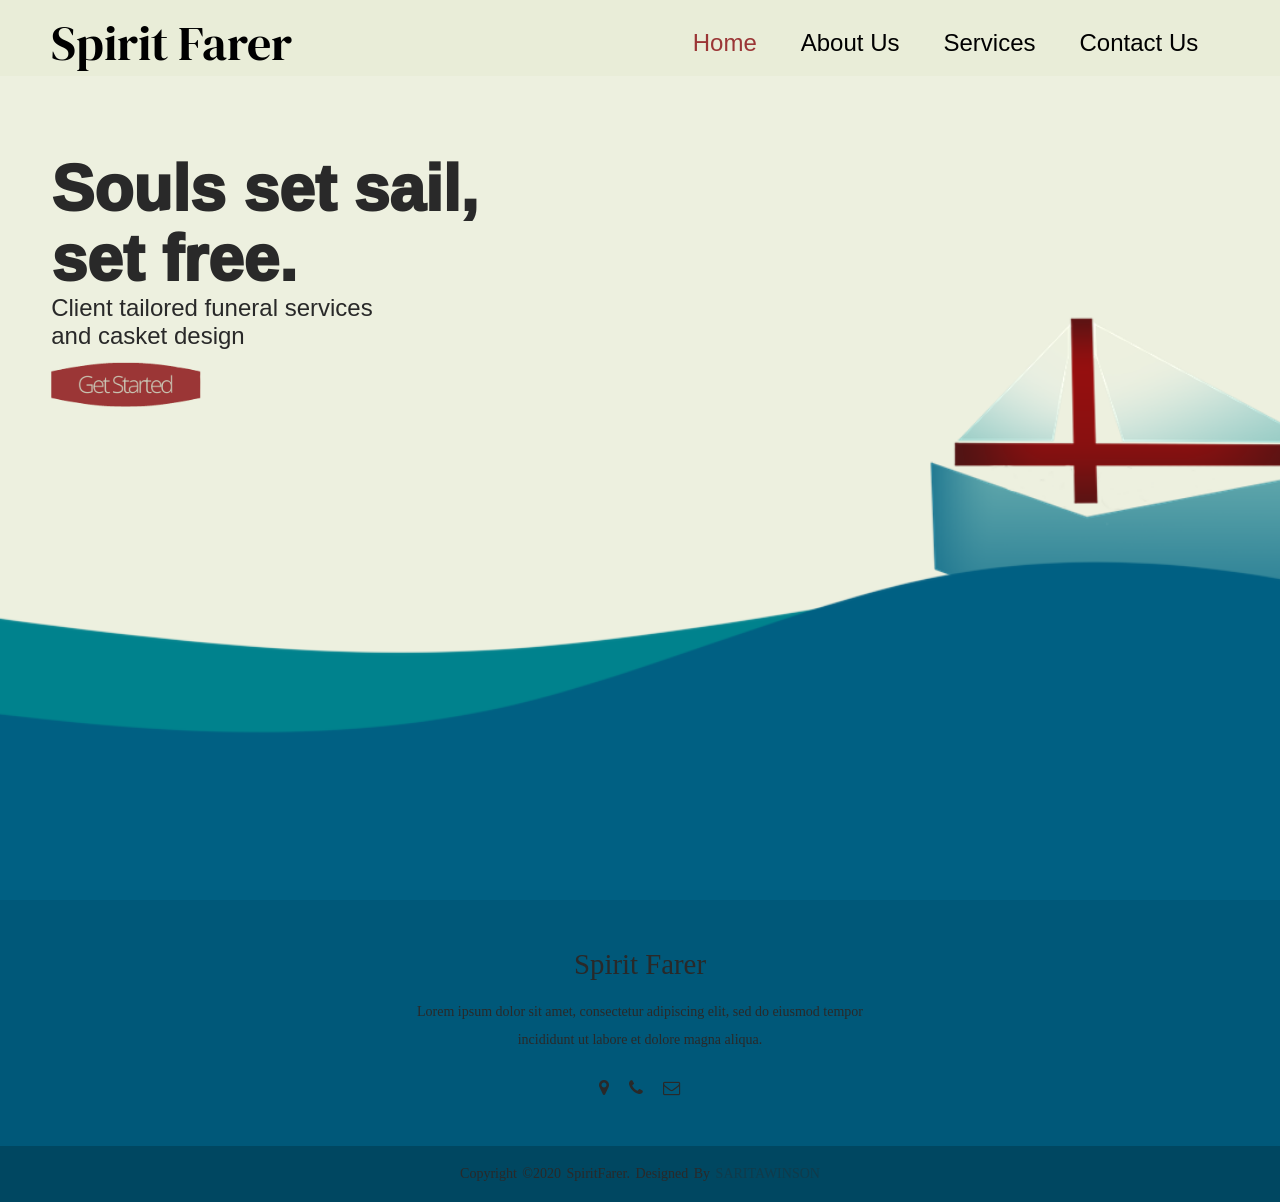
<file: index.html>
<!DOCTYPE html>
<html>
<head>
	<meta charset="utf-8">
	<meta name="viewport" content="width=device-width, initial-scale=1">
	<title>Spirit Farer</title>
	<link rel="stylesheet" href="CSS/style.css">
	<link href='https://fonts.googleapis.com/css?family=DM Serif Display' rel='stylesheet'>
	<link rel="stylesheet" href="https://cdnjs.cloudflare.com/ajax/libs/font-awesome/4.7.0/css/font-awesome.min.css">
	<link rel="stylesheet" href="CSS/footer.css">
</head>
<body>
	<div class="container">
		<nav class="cointain__navigation-precision-locator-indicator-tracking-interactatble-repositioner">
			<a href="home.html", class="title">Spirit Farer</a>
			<ul>
				<li><a href="home.html", class="current">Home</a></li>
				<li><a href="about.html">About Us</a></li>
				<li><a href="service.html">Services</a></li>
				<li><a href="contact.html">Contact Us</a></li>
			</ul>
			
		</nav>
		<div class="content">
			<h1>Souls set sail,<br> set free.</h1>
			<h2>Client tailored funeral services<br>and casket design</h2>
			<a href="about.html"><img src="Media/Get Started.png", width="150"></a>
		</div>
	</div>
	<footer>
		<div class="footer-content">
			<h3>Spirit Farer</h3>
			<p>Lorem ipsum dolor sit amet, consectetur adipiscing elit, sed do eiusmod tempor incididunt ut labore et dolore magna aliqua.</p>
			<ul class="info">
				<li><a href="contact.html"><i class="fa fa-map-marker" aria-hidden="true"></i></a></li>
				<li><a href="contact.html"><i class="fa fa-phone" aria-hidden="true"></i></a></li>
				<li><a href="contact.html"><i class="fa fa-envelope-o" aria-hidden="true"></i></a></li>
			</ul>
		</div>
		<div class="footer-bottom">
			<p>copyright &copy;2020 spiritFarer. designed by <span>SaritaWinson</span></p>
		</div>
	</footer>
</body>
</html>
</file>
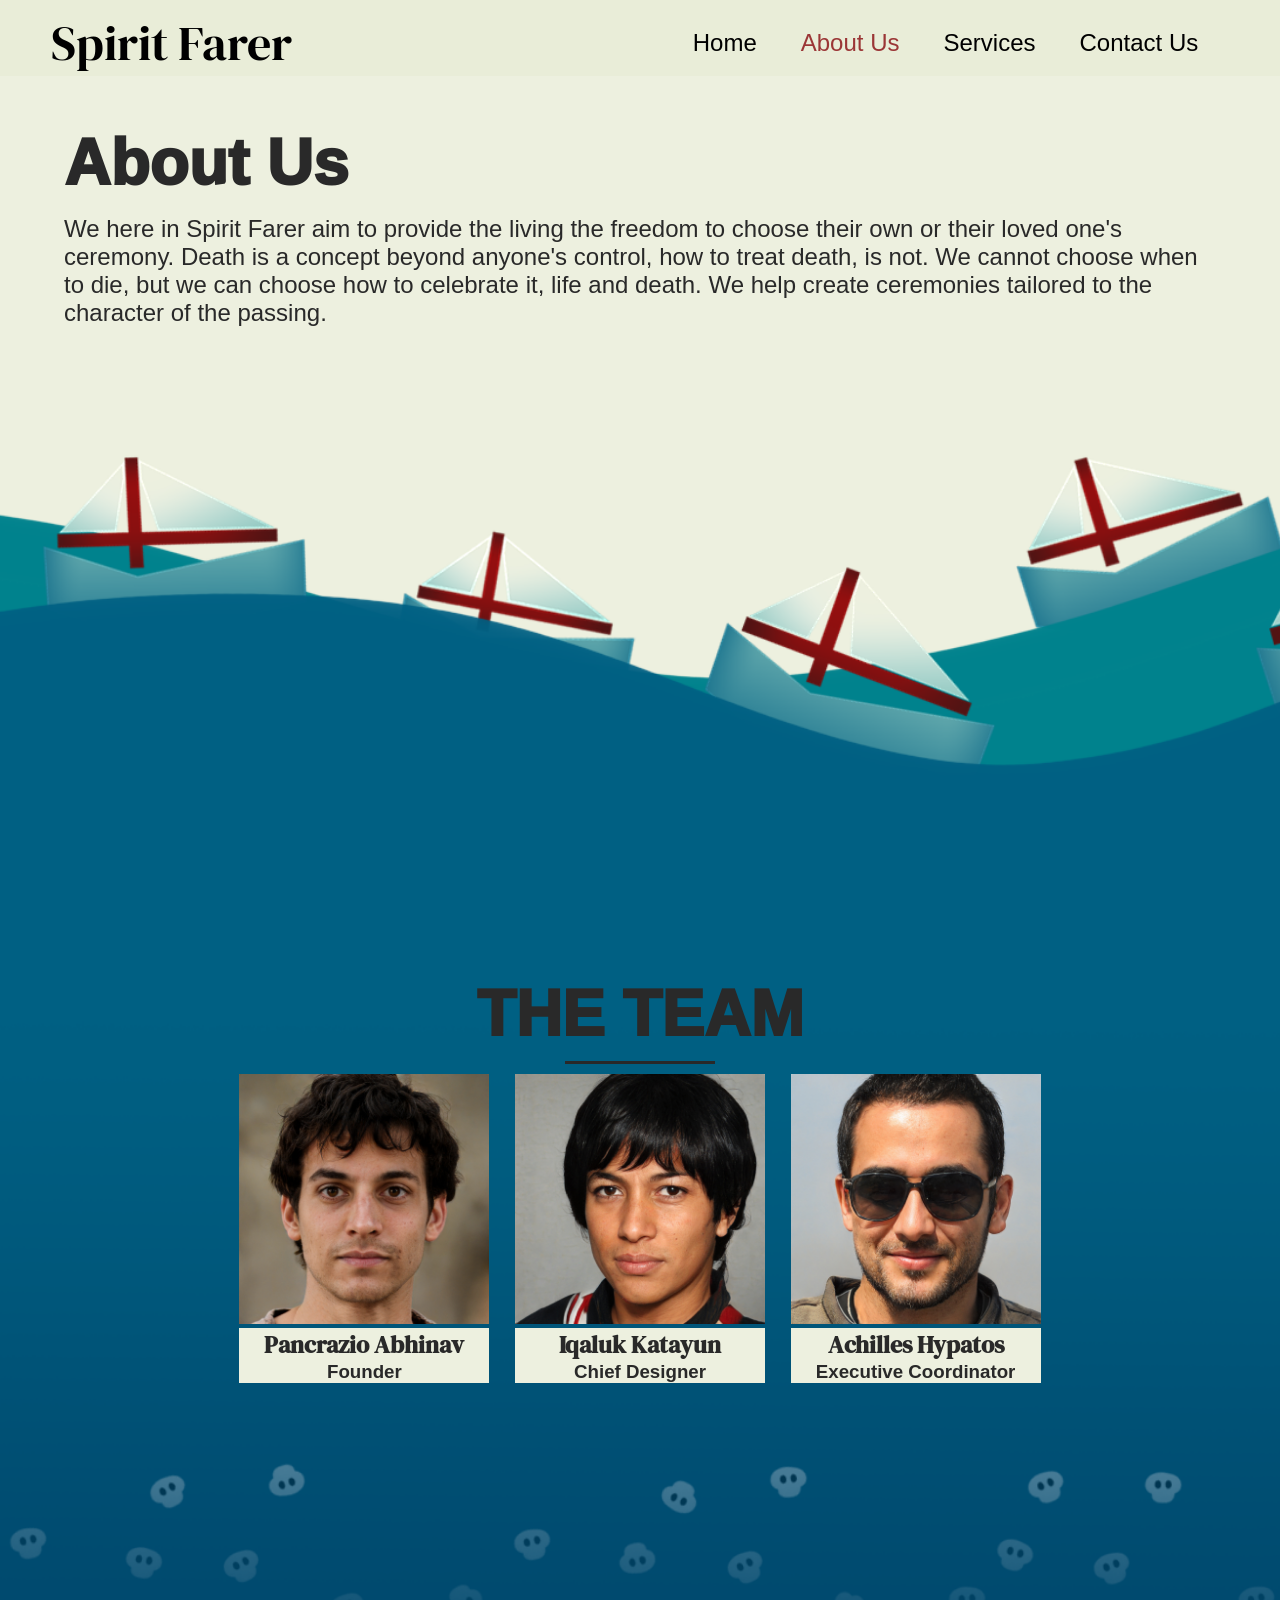
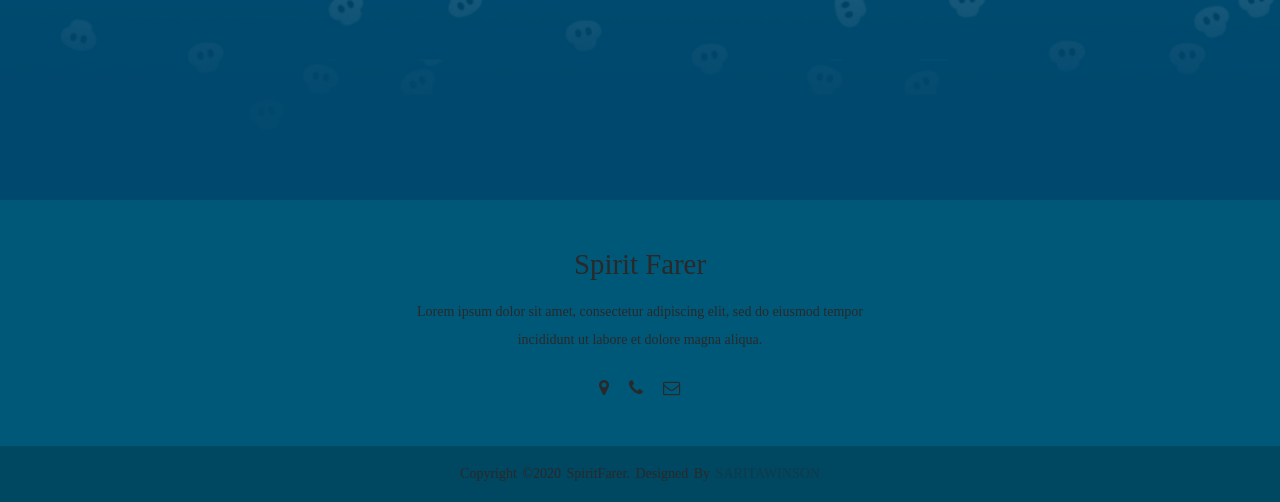
<file: about.html>
<!DOCTYPE html>
<html>
<head>
	<meta charset="utf-8">
	<meta name="viewport" content="width=device-width, initial-scale=1">
	<title>About us</title>
	<link rel="stylesheet" href="CSS/about.css">
	<link href='https://fonts.googleapis.com/css?family=DM Serif Display' rel='stylesheet'>
	<link rel="stylesheet" href="CSS/footer.css">
	<link rel="stylesheet" href="https://cdnjs.cloudflare.com/ajax/libs/font-awesome/4.7.0/css/font-awesome.min.css">
</head>
<body>
	<div class="scroll-container">
		<div class="container">
			<nav class="cointain__navigation-precision-locator-indicator-tracking-interactatble-repositioner">
				<a href="#", class="title">Spirit Farer</a>
				<ul>
					<li><a href="index.html">Home</a></li>
					<li><a href="about.html", class="current">About Us</a></li>
					<li><a href="service.html">Services</a></li>
					<li><a href="contact.html">Contact Us</a></li>
				</ul>
			</nav>
			<div class="content">
				<h1>About Us</h1>
				<h2>We here in Spirit Farer aim to provide the living the freedom to choose their own or their loved one's ceremony. Death is a concept beyond anyone's control, how to treat death, is not. We cannot choose when to die, but we can choose how to celebrate it, life and death. We help create ceremonies tailored to the character of the passing.</h2>
			</div>
		</div>
		<div class="container2">
			<section class="team">
				<div class="container3">
					<h1>THE TEAM</h1>
					<div class="row">
						<div class="col">
							<div class="teamimage">
								<img src="Media/team1.jpg" alt="person1" width="250" height="250">
								<h2>Pancrazio Abhinav</h2>
								<h3>Founder</h3>
							</div>
							<div class="teamimage">
								<img src="Media/team2.jpg" alt="person2" width="250" height="250">
								<h2>Iqaluk Katayun</h2>
								<h3>Chief Designer</h3>
							</div>
							<div class="teamimage">
								<img src="Media/team3.jpg" alt="person3" width="250" height="250">
								<h2>Achilles Hypatos</h2>
								<h3>Executive Coordinator</h3>
							</div>
						</div>
					</div>
				</div>
			</section>
		</div>
	</div>
	<footer>
		<div class="footer-content">
			<h3>Spirit Farer</h3>
			<p>Lorem ipsum dolor sit amet, consectetur adipiscing elit, sed do eiusmod tempor incididunt ut labore et dolore magna aliqua.</p>
			<ul class="info">
				<li><a href="contact.html"><i class="fa fa-map-marker" aria-hidden="true"></i></a></li>
				<li><a href="contact.html"><i class="fa fa-phone" aria-hidden="true"></i></a></li>
				<li><a href="contact.html"><i class="fa fa-envelope-o" aria-hidden="true"></i></a></li>
			</ul>
		</div>
		<div class="footer-bottom">
			<p>copyright &copy;2020 spiritFarer. designed by <span>SaritaWinson</span></p>
		</div>
	</footer>
</body>
</html>
</file>
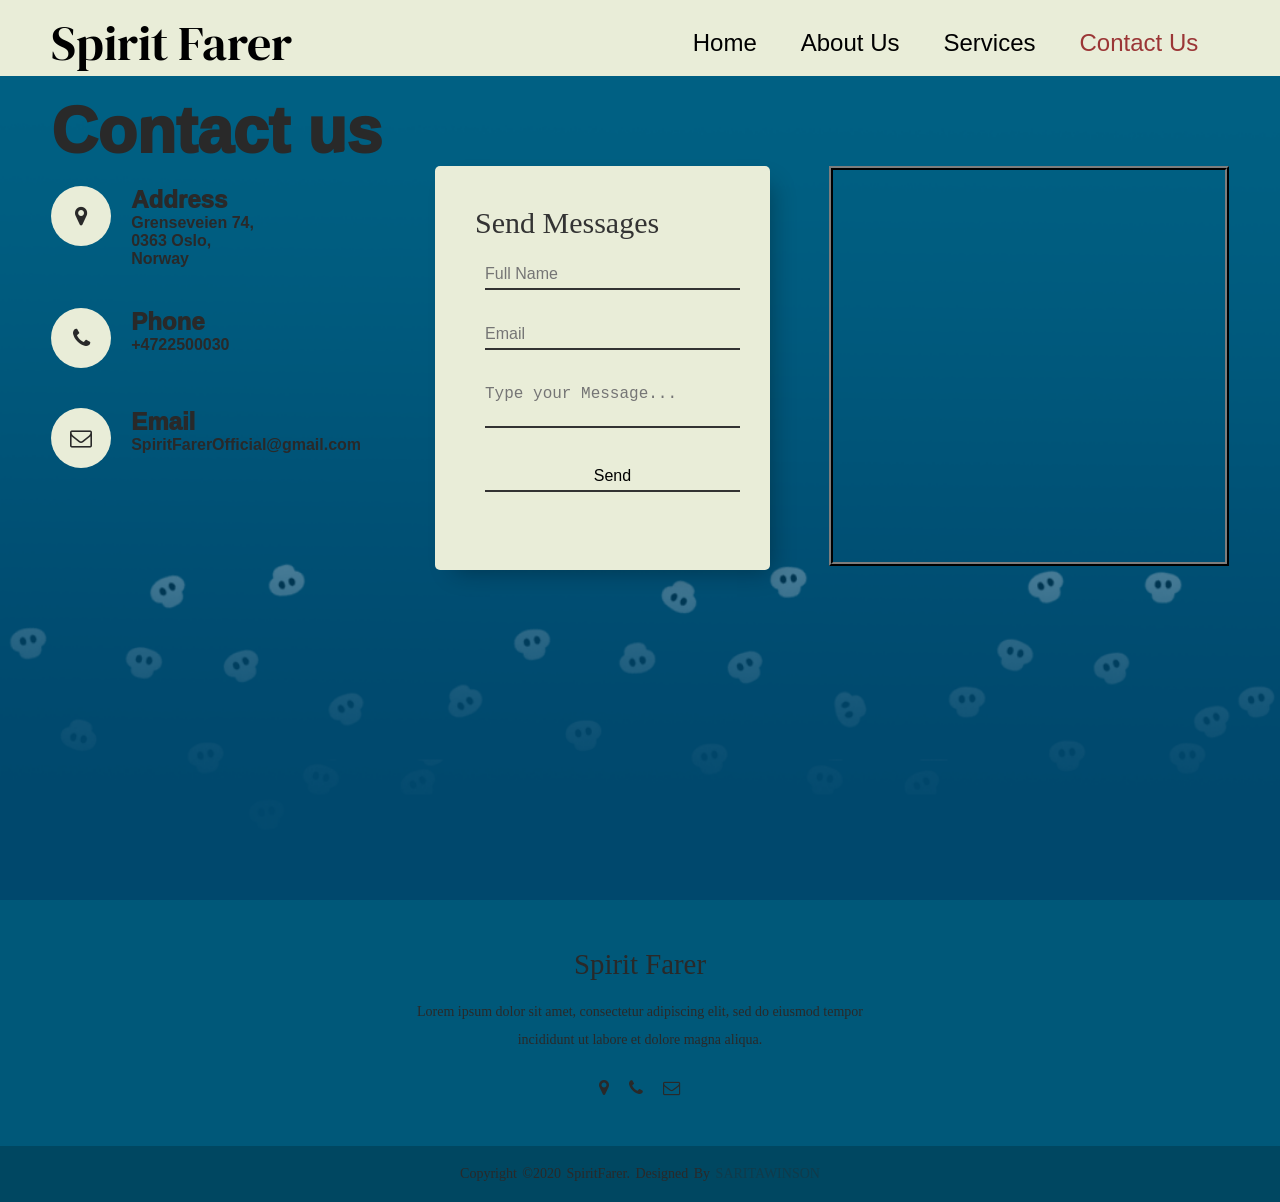
<file: contact.html>
<!DOCTYPE html>
<html>
<head>
	<meta charset="utf-8">
	<meta name="viewport" content="width=device-width, initial-scale=1">
	<title>Contact Us</title>
	<link rel="stylesheet" href="CSS/contact.css">
	<link href='https://fonts.googleapis.com/css?family=DM Serif Display' rel='stylesheet'>
	<link rel="stylesheet" href="https://cdnjs.cloudflare.com/ajax/libs/font-awesome/4.7.0/css/font-awesome.min.css">
	<link rel="stylesheet" href="CSS/footer.css">
</head>
<body>
	<div class="container">
		<nav class="cointain__navigation-precision-locator-indicator-tracking-interactatble-repositioner">
			<a href="index.html", class="title">Spirit Farer</a>
			<ul>
				<li><a href="index.html">Home</a></li>
				<li><a href="about.html">About Us</a></li>
				<li><a href="service.html">Services</a></li>
				<li><a href="contact.html", class="current">Contact Us</a></li>
			</ul>
		</nav>
		<div class="content">
			<h1>Contact us</h1>
			<div class="content2">
				<div class="contactInfo">
					<div class="box">
						<div class="icon"><i class="fa fa-map-marker" aria-hidden="true"></i>
						</div>
						<div class="text">
							<h2>Address</h2>
							<p>Grenseveien 74,<br>0363 Oslo,<br>Norway</p>
						</div>
					</div>
					<div class="box">
						<div class="icon"><i class="fa fa-phone" aria-hidden="true"></i></div>
						<div class="text">
							<h2>Phone</h2>
							<p>+4722500030</p>
						</div>
					</div>
					<div class="box">
						<div class="icon"><i class="fa fa-envelope-o" aria-hidden="true"></i></div>
						<div class="text">
							<h2>Email</h2>
							<p>SpiritFarerOfficial@gmail.com</p>
						</div>
					</div>
				</div>
				<div class="contactForm">
					<form>
						<h2>Send Messages</h2>
						<div class="inputBox">
							<input type="text" name="" required="required" placeholder="Full Name">
						</div>
						<div class="inputBox">
							<input type="text" name="" required="required" placeholder="Email">
						</div>
						<div class="inputBox">
							<textarea required="required" placeholder="Type your Message..."></textarea>
						</div>
						<div class="inputBox">
							<input id="submit" type="submit" name="" value="Send">
						</div>
					</form>
				</div>
				
<div><iframe src="https://www.google.com/maps/embed?pb=!1m18!1m12!1m3!1d3999.7597078827134!2d10.79423764862732!3d59.91754129579618!2m3!1f0!2f0!3f0!3m2!1i1024!2i768!4f13.1!3m3!1m2!1s0x46416fad320f4def%3A0x807185dcb882b491!2sTS%20Jacobsen!5e0!3m2!1sen!2sph!4v1670955060330!5m2!1sen!2sph" width="400" height="400" style="border: 4px ridge #292929" allowfullscreen="" loading="lazy" referrerpolicy="no-referrer-when-downgrade"></iframe></div>			</div>
		</div>
	</div>
	<footer>
		<div class="footer-content">
			<h3>Spirit Farer</h3>
			<p>Lorem ipsum dolor sit amet, consectetur adipiscing elit, sed do eiusmod tempor incididunt ut labore et dolore magna aliqua.</p>
			<ul class="info">
				<li><a href="contact.html"><i class="fa fa-map-marker" aria-hidden="true"></i></a></li>
				<li><a href="contact.html"><i class="fa fa-phone" aria-hidden="true"></i></a></li>
				<li><a href="contact.html"><i class="fa fa-envelope-o" aria-hidden="true"></i></a></li>
			</ul>
		</div>
		<div class="footer-bottom">
			<p>copyright &copy;2020 spiritFarer. designed by <span>SaritaWinson</span></p>
		</div>
	</footer>
</body>
</html>
</file>
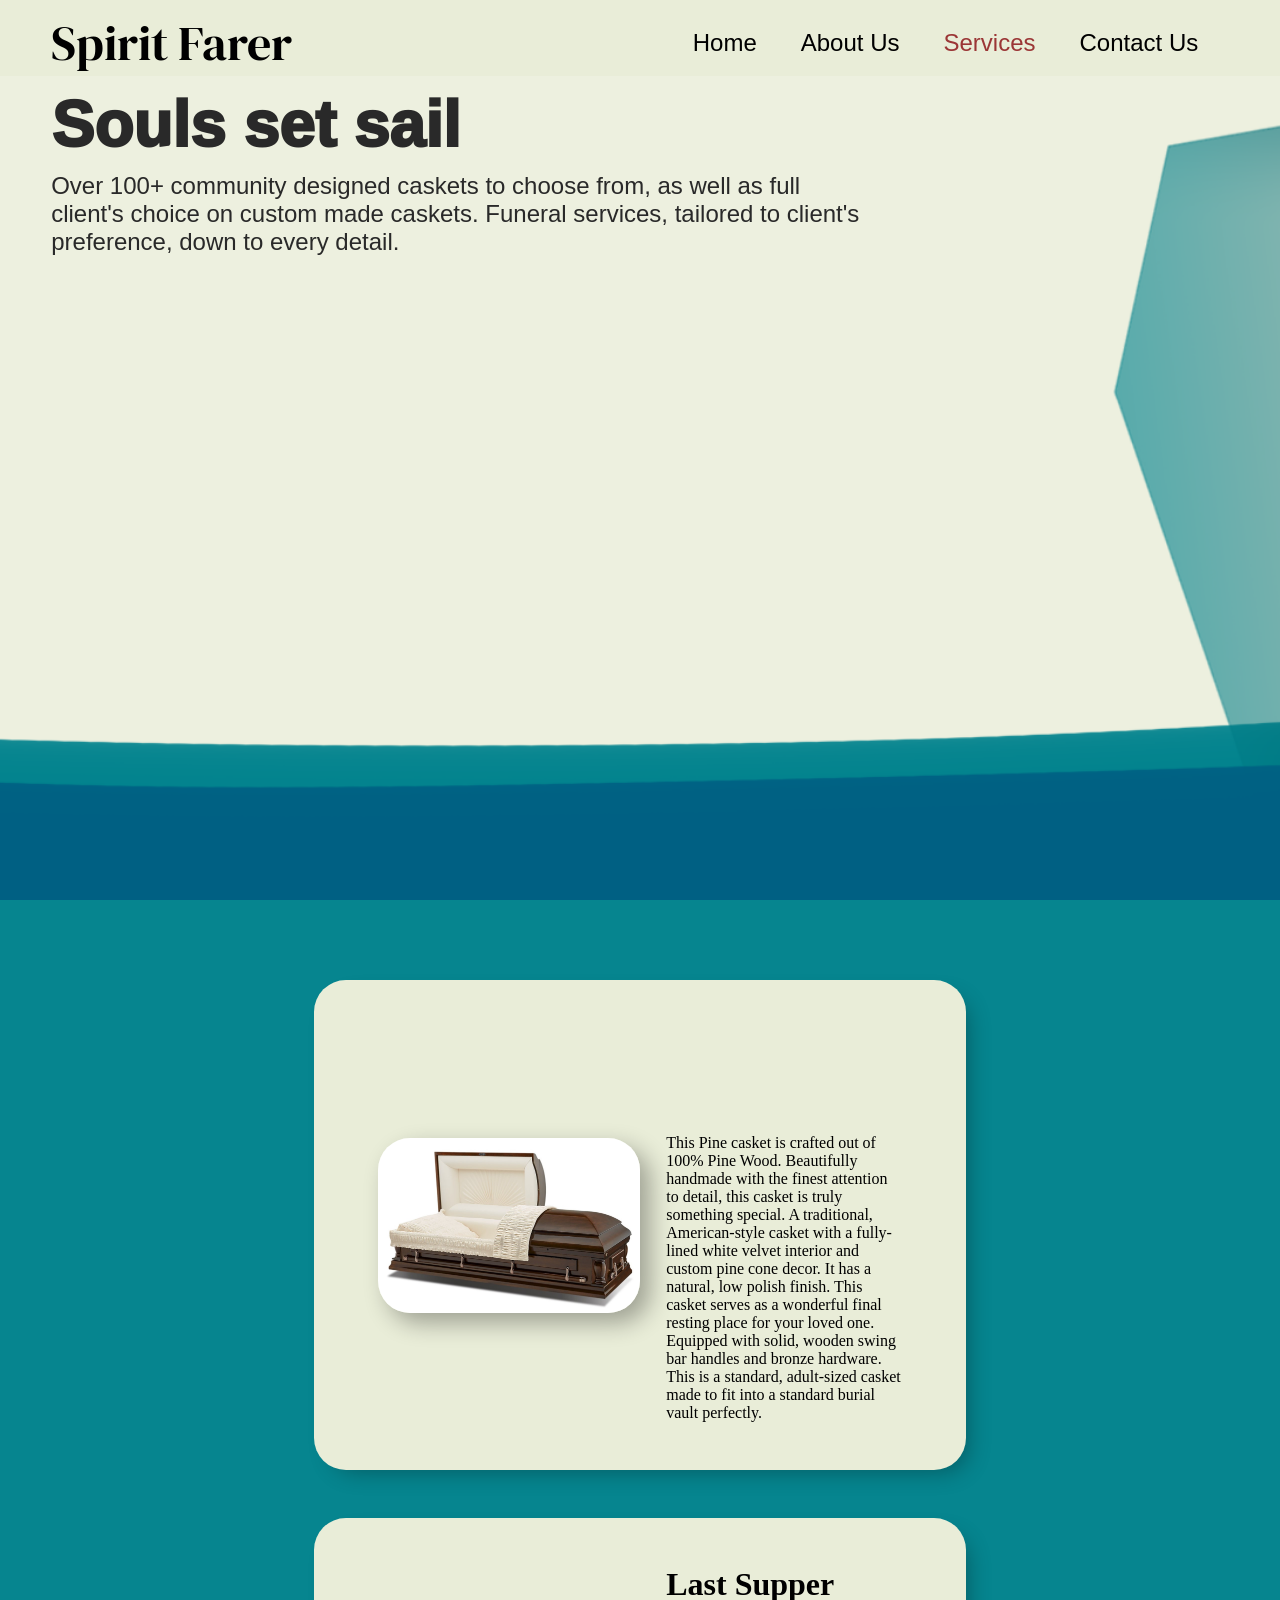
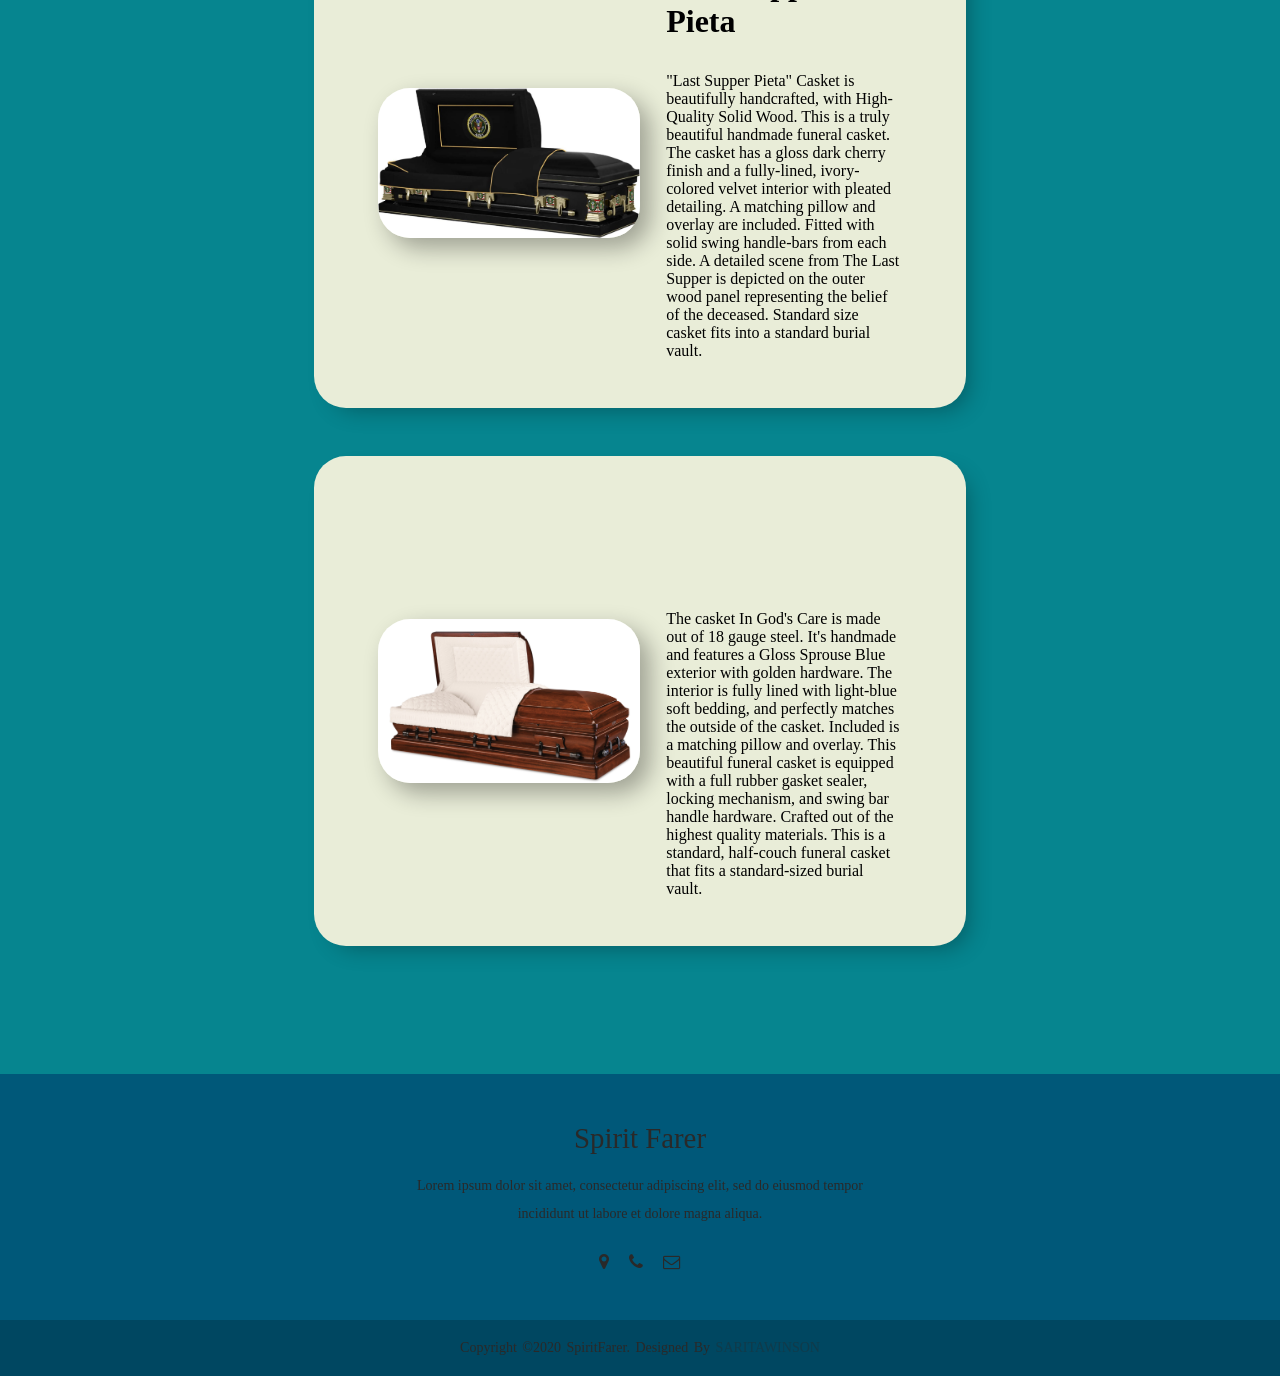
<file: service.html>
<!DOCTYPE html>
<html>
<head>
	<meta charset="utf-8">
	<meta name="viewport" content="width=device-width, initial-scale=1">
	<title>Services</title>
	<link rel="stylesheet" href="CSS/service.css">
	<link href='https://fonts.googleapis.com/css?family=DM Serif Display' rel='stylesheet'>
	<link rel="stylesheet" href="CSS/footer.css">
	<link rel="stylesheet" href="https://cdnjs.cloudflare.com/ajax/libs/font-awesome/4.7.0/css/font-awesome.min.css">
</head>
<body>
	<div class="scroll-container">
		<section class="child">
			<div class="container">
				<nav class="cointain__navigation-precision-locator-indicator-tracking-interactatble-repositioner">
					<a href="index.html", class="title hidden">Spirit Farer</a>
					<ul>
						<li><a href="index.html">Home</a></li>
						<li><a href="about.html">About Us</a></li>
						<li><a href="service.html", class="current">Services</a></li>
						<li><a href="contact.html">Contact Us</a></li>
					</ul>
				</nav>
				<div class="content">
					<h1>Souls set sail<br>
					<h2>Over 100+ community designed caskets to choose from, as well as full client's choice on custom made caskets. Funeral services, tailored to client's preference, down to every detail.</h2>
				</div>
			</div>
		</section>
		<!-- THis is the skasdfjasldkjf -->
		<section class="service__container">
			<div class="service__right">
				<img src="Media/casket1.jpg" alt="casket1" class="service__logo">

				<div class="service__description">
					<h1 class="scale-up-center hidden">Solid Pine Casket</h1>
					<p>This Pine casket is crafted out of 100% Pine Wood. Beautifully handmade with the finest attention to detail, this casket is truly something special. A traditional, American-style casket with a fully-lined white velvet interior and custom pine cone decor. It has a natural, low polish finish. This casket serves as a wonderful final resting place for your loved one. Equipped with solid, wooden swing bar handles and bronze hardware. This is a standard, adult-sized casket made to fit into a standard burial vault perfectly. </p>
				</div>
			</div>
			<div class="service__right">
				<img src="Media/casket2.jpg" alt="casket1" class="service__logo">

				<div class="service__description">
					<h1 class="h1" >Last Supper Pieta</h1>
					<p>"Last Supper Pieta" Casket is beautifully handcrafted, with High-Quality Solid Wood. This is a truly beautiful handmade funeral casket. The casket has a gloss dark cherry finish and a fully-lined, ivory-colored velvet interior with pleated detailing. A matching pillow and overlay are included. Fitted with solid swing handle-bars from each side. A detailed scene from The Last Supper is depicted on the outer wood panel representing the belief of the deceased. Standard size casket fits into a standard burial vault.</p>
				</div>
			</div>
			<div class="service__right">
				<img src="Media/casket3.jpg" alt="casket1" class="service__logo">

				<div class="service__description">
					<h1 class="h1 hidden" >In God's Care Casket</h1>
					<p>The casket In God's Care is made out of 18 gauge steel. It's handmade and features a Gloss Sprouse Blue exterior with golden hardware. The interior is fully lined with light-blue soft bedding, and perfectly matches the outside of the casket. Included is a matching pillow and overlay. This beautiful funeral casket is equipped with a full rubber gasket sealer, locking mechanism, and swing bar handle hardware. Crafted out of the highest quality materials. This is a standard, half-couch funeral casket that fits a standard-sized burial vault. </p>
				</div>
			</div>
		</section>
	</div>
	<footer>
		<div class="footer-content">
			<h3>Spirit Farer</h3>
			<p>Lorem ipsum dolor sit amet, consectetur adipiscing elit, sed do eiusmod tempor incididunt ut labore et dolore magna aliqua.</p>
			<ul class="info">
				<li><a href="contact.html"><i class="fa fa-map-marker" aria-hidden="true"></i></a></li>
				<li><a href="contact.html"><i class="fa fa-phone" aria-hidden="true"></i></a></li>
				<li><a href="contact.html"><i class="fa fa-envelope-o" aria-hidden="true"></i></a></li>
			</ul>
		</div>
		<div class="footer-bottom">
			<p>copyright &copy;2020 spiritFarer. designed by <span>SaritaWinson</span></p>
		</div>
	</footer>
</body>
<script>
	const observer = new IntersectionObserver((entries)=>{
		entries.forEach((entry)=>{
			console.log(entry)
			if(entry.isIntersecting){
				entry.target.classList.add("show");
			}else{
				entry.target.classList.remove("show");
			}
		})
	});
	const hiddenElements = document.querySelectorAll('.hidden');
	hiddenElements.forEach((e)=> observer.observe(e));
</script>
</html>
</file>
<file: CSS/style.css>
* {
	margin: 0;
	padding: 0;
	box-sizing: border-box;
}

.cointain__navigation-precision-locator-indicator-tracking-interactatble-repositioner{
	background-color:#E9EDD8;
	padding-left: 4%;
	padding-right: 4%;
	position: fixed;
	width: 100%;
	z-index: 4;
}

.container {
	background-image: url("../Media/Background.png");
	background-size: cover;
	background-repeat: no-repeat;
	height: 100vh;
}

.title {
	font-family: 'DM Serif Display';
	font-size: 300%;
	color: black;
	text-decoration: none;
}

nav {
	padding-top: 0.75%;
	display: flex;
	align-items: center;
	justify-content: space-between;
}

nav ul {
	list-style: none;
	width: 65%;
	text-align: right;
	padding-right: 0.9%;
}

nav ul li {
	display: inline-block;
	margin: 10px 20px;
}

nav ul li a {
	color: black;
	text-decoration: none;
	font-size: 150%;
	font-family: 'Opens Sans', sans-serif;
}

.current {
	color: #9b3636;
}

.btn {
	border: 0;
	outline: 0;
}

.content h1 {
	font-family: 'Opens Sans', sans-serif;
	font-weight: 1000;
	color: #292929;
	font-size: 400%;
	line-height: 110%;
}

.content h2 {
	font-family: 'Opens Sans', sans-serif;
	font-weight: 500;
	color: #292929;
	font-size: 150%;
}

.content {
	padding-top: 12%;
	padding-left: 4%;
	padding-right: 4%;
}

.content a img {
	margin-top: 1%;
}

@media screen and (max-width: 900px) {
	body {
		background-color: blue;
	}
}
</file>
<file: CSS/footer.css>
footer{
    bottom: 0;
    left: 0;
    right: 0;
    background: #005879;
    height: auto;  
    width: 100%;
    font-family: "Open Sans";
    padding-top: 40px;
    color: #292929;
}
.footer-content{
    display: flex;
    align-items: center;
    justify-content: center;
    flex-direction: column;
    text-align: center;
}
.footer-content h3{
    font-size: 1.8rem;
    font-weight: 400;
    text-transform: capitalize;
    line-height: 3rem;
}
.footer-content p{
    max-width: 500px;
    margin: 10px auto;
    line-height: 28px;
    font-size: 14px;
}
.info{
    list-style: none;
    display: flex;
    align-items: center;
    justify-content: center;
    margin: 1rem 0 3rem 0;
}
.info li{
    margin: 0 10px;
}
.info a{
    text-decoration: none;
    color: #292929;
}
.info a i{
    font-size: 1.1rem;
    transition: color .4s ease;
}
.info a:hover i{
    color: aqua;
    font-family: ;
}
.footer-bottom{
    background: #004761;
    width: 100%;
    padding: 20px 0;
    text-align: center;
}
.footer-bottom p{
    font-size: 14px;
    word-spacing: 2px;
    text-transform: capitalize;
}
.footer-bottom span{
    text-transform: uppercase;
    opacity: .4;
    font-weight: 200;
}
</file>
<file: CSS/about.css>
*{
	margin: 0;
	padding: 0;
	box-sizing: border-box;
}
.cointain__navigation-precision-locator-indicator-tracking-interactatble-repositioner{
  	background-color:#E9EDD8;
	padding-left: 4%;
	padding-right: 4%;
	position: fixed;
	width: 100%;
	z-index: 4;
}
.container{
	background-image: url("../Media/about-background.png");
    background-size: cover;
    background-repeat: no-repeat;
	height: 100vh;
}
.container2{
	background-image: url("../Media/about-background2.png");
	background-size: cover;
	background-repeat: no-repeat;
	height: 100vh;
}
.scroll-container{
	overflow: auto;
	scroll-snap-type: y mandatory;
}
.title{
	font-family: 'DM Serif Display';
	font-size: 300%;
	color: black;
	text-decoration: none;
}
nav{
	padding-top: 0.75%;
	display: flex;
	align-items: center;
	justify-content: space-between;
}
nav ul{
	list-style: none;
	width: 65%;
	text-align: right;
	padding-right: 0.9%;
}
nav ul li{
	display: inline-block;
	margin: 10px 20px;
}
nav ul li a{
	color: black;
	text-decoration: none;
	font-size: 150%;
	font-family: 'Opens Sans', sans-serif;
}
.current{
	color: #9b3636;
}
.btn{
	border: 0;
	outline: 0;
}
.content h1{
	font-family: 'Opens Sans', sans-serif;
	font-weight: 1000;
	color: #292929;
	font-size: 400%;
	line-height: 110%;
}
.content h2{
	font-family: 'Opens Sans', sans-serif;
	font-weight: 500;
	color: #292929;
	font-size: 150%;
	margin-top: 1%;
  	padding-top: .3rem;
}
.content{
    padding: 8rem 4rem;
    width: 100%;
}
.content a img{
	margin-top: 1%;
}
.container3 h1{
	text-align: center;
	font-family: 'Opens Sans', sans-serif;
	font-weight: 1000;
	color: #292929;
	font-size: 400%;
	padding-top: 6%;
}
.container3 h1:after{
	content: '';
	background: #292929;
	display: block;
	height: 3px;
	width: 150px;
	margin: 10px auto; 
}
.col{
	display: flex;
	justify-content: center;
}
.teamimage{
	padding-left: 1%;
	padding-right: 1%;
	text-align: center;
}
.teamimage h2{
	font-family: 'DM Serif Display';
	color: #292929;
	background-color: #edf0df;
}
.teamimage h3{
	font-family: 'Opens Sans', sans-serif;
	color: #292929;
	background-color: #edf0df;
}
</file>
<file: CSS/contact.css>
* {
	margin: 0;
	padding: 0;
	box-sizing: border-box;
}
.cointain__navigation-precision-locator-indicator-tracking-interactatble-repositioner{
	background-color:#E9EDD8;
	padding-left: 4%;
	padding-right: 4%;
	position: fixed;
	width: 100%;
    z-index: 4;
}
.container {
	background-image: url("../Media/about-background2.png");
	background-size: cover;
	background-repeat: no-repeat;
	height: 100vh;
}
.title {
	font-family: 'DM Serif Display';
	font-size: 300%;
	color: black;
	text-decoration: none;
}
nav {
	padding-top: 0.75%;
	display: flex;
	align-items: center;
	justify-content: space-between;
}

nav ul {
	list-style: none;
	width: 65%;
	text-align: right;
	padding-right: 0.9%;
}

nav ul li {
	display: inline-block;
	margin: 10px 20px;
}

nav ul li a {
	color: black;
	text-decoration: none;
	font-size: 150%;
	font-family: 'Opens Sans', sans-serif;
}

.current {
	color: #9b3636;
}

.content{
    padding-top: 7.5%;
    padding-left: 4%;
    padding-right: 4%;
    width: 100%;
}

.content h1{
	font-family: 'Opens Sans', sans-serif;
	font-weight: 1000;
	color: #292929;
	font-size: 400%;
	line-height: 110%;
}

.content2{
    display: flex;
}

.content2 .contactInfo{
    width: 50%;
    display: flex;
    flex-direction: column;
}

.content2 .contactInfo .box{
    position: relative;
    padding: 20px 0;
    display: flex;
}

.content2 .contactInfo .box .icon{
    min-width: 60px;
    height: 60px;
    background: #E9EDD8;
    display: flex;
    justify-content: center;
    align-items: center;
    border-radius: 50%;
    font-size: 22px;
    color: #292929;
}

.content2 .contactInfo .box .text{
    display: flex;
    margin-left: 20px;
    font-size: 16px;
    color: #292929;
    flex-direction: column;
    font-weight: 300;
}

.content2 .contactInfo .box .text h2{
    font-family: 'Opens Sans', sans-serif;
    font-weight: 1000;
    color: #292929;
}

.content2 .contactInfo .box .text p{
    font-family: 'Opens Sans', sans-serif;
    color: #292929;
    font-weight: 550;
}

.contactForm{
	width: 40%;
	padding: 40px;
	background: #E9EDD8;
	margin-right: 5%;
	border-radius: 5px;
	box-shadow: 10px 10px 23px -9px rgba(0,0,0,0.32);
}
.contactForm h2{
	font-size: 30px;
	color: #333;
	font-weight: 500;
}
.contactForm .inputBox{
	position: relative;
	width: 100%;
	margin-top: 10px;
}
.contactForm .inputBox input,
.contactForm .inputBox textarea{
	width: 100%;
	padding: 5px 0;
	font-size: 16px;
	margin: 10px;
	border: none;
	border-bottom: 2px solid #333;
	outline: none;
	resize: none;
	background: #E9EDD8;
}
.contactForm .inputBox span{
	position: absolute;
	z-index: 1;
	left: 0;
	padding-bottom: 100%	;
	font-size: 16px;
	pointer-events: none;
	transition: 0.5s;
	color: #666;
}
#submit{
	cursor: pointer;
}
</file>
<file: CSS/service.css>
*{
	margin: 0;
	padding: 0;
	box-sizing: border-box;
}
.scroll-container{
	overflow: auto;
	scroll-snap-type: y mandatory;
}
.child{
	scroll-snap-align: start;
}
.container{
	background-image: url("../Media/Services-Background.png");
	background-size: cover;
	background-repeat: no-repeat;
	height: 100vh;
}
.container2{
	background: #006083;
	background-size: cover;
	background-repeat: no-repeat;
	height: 100vh;
}
.content h1{
	font-family: 'Opens Sans', sans-serif;
	font-weight: 1000;
	color: #292929;
	font-size: 400%;
	line-height: 110%;
}
.content h2{
	font-family: 'Opens Sans', sans-serif;
	font-weight: 500;
	color: #292929;
	font-size: 150%;
	margin-top: 1%;
	width: 70%;
}
.content{
	padding-top: 7%;
	padding-left: 4%;
	padding-right: 4%;
}
.title{
	font-family: 'DM Serif Display';
	font-size: 300%;
	color: black;
	text-decoration: none;
}
nav{
	padding-top: 0.75%;
	display: flex;
	align-items: center;
	justify-content: space-between;
}
nav ul{
	list-style: none;
	width: 65%;
	text-align: right;
	padding-right: 0.9%;
}
nav ul li{
	display: inline-block;
	margin: 10px 20px;
}
nav ul li a{
	color: black;
	text-decoration: none;
	font-size: 150%;
	font-family: 'Opens Sans', sans-serif;
}
.current{
	color: #9b3636;
}
.cointain__navigation-precision-locator-indicator-tracking-interactatble-repositioner{
	background-color:#E9EDD8;
	padding-left: 4%;
	padding-right: 4%;
	z-index: 2;
	position: fixed;
	width: 100%;
	z-index: 4;
}

.service__container{
	background-color: #06858F;
	padding: 5rem 6rem;
	display: flex;
	align-items: center;
	flex-wrap: wrap;
	overflow: hidden;
}
.service__right{
	border-radius: 2rem;
	box-shadow: 10px 10px 23px -9px rgba(0,0,0,0.32);
	-webkit-box-shadow: 10px 10px 23px -9px rgba(0,0,0,0.32);
	-moz-box-shadow: 10px 10px 23px -9px rgba(0,0,0,0.32);
	display: flex;
	padding: 3rem 4rem;
	align-items: center;
	margin: auto;
	width: 60%;
	background-color: #E9EDD8;
	margin-bottom: 3rem;

}
.service__right img{
	border-radius: 2rem;
	box-shadow: 10px 10px 23px 0px rgba(0,0,0,0.32);
	-webkit-box-shadow: 10px 10px 23px 0px rgba(0,0,0,0.32);
	-moz-box-shadow: 10px 10px 23px 0px rgba(0,0,0,0.32);
	width: 50%;
}

.service__description{
	align-self: baseline;
	padding-left: 5%;
}
.service__description h1{
	font-size: 2rem;
	padding-bottom: 2rem;
}

.service__description p{
	width: 100%;

}

.scale-up-center {
	-webkit-animation: scale-up-center 0.4s cubic-bezier(0.390, 0.575, 0.565, 1.000) both;
	        animation: scale-up-center 0.4s cubic-bezier(0.390, 0.575, 0.565, 1.000) both;
}
 @-webkit-keyframes scale-up-center {
	0% {
	  -webkit-transform: scale(0.5);
			  transform: scale(0.5);
	}
	100% {
	  -webkit-transform: scale(1);
			  transform: scale(1);
	}
  }
  @keyframes scale-up-center {
	0% {
	  -webkit-transform: scale(0.5);
			  transform: scale(0.5);
	}
	100% {
	  -webkit-transform: scale(1);
			  transform: scale(1);
	}
  }
  
.hidden{
	opacity: 0;
	transition: all 1s;
}
.show{
	opacity: 100;
}
</file>
